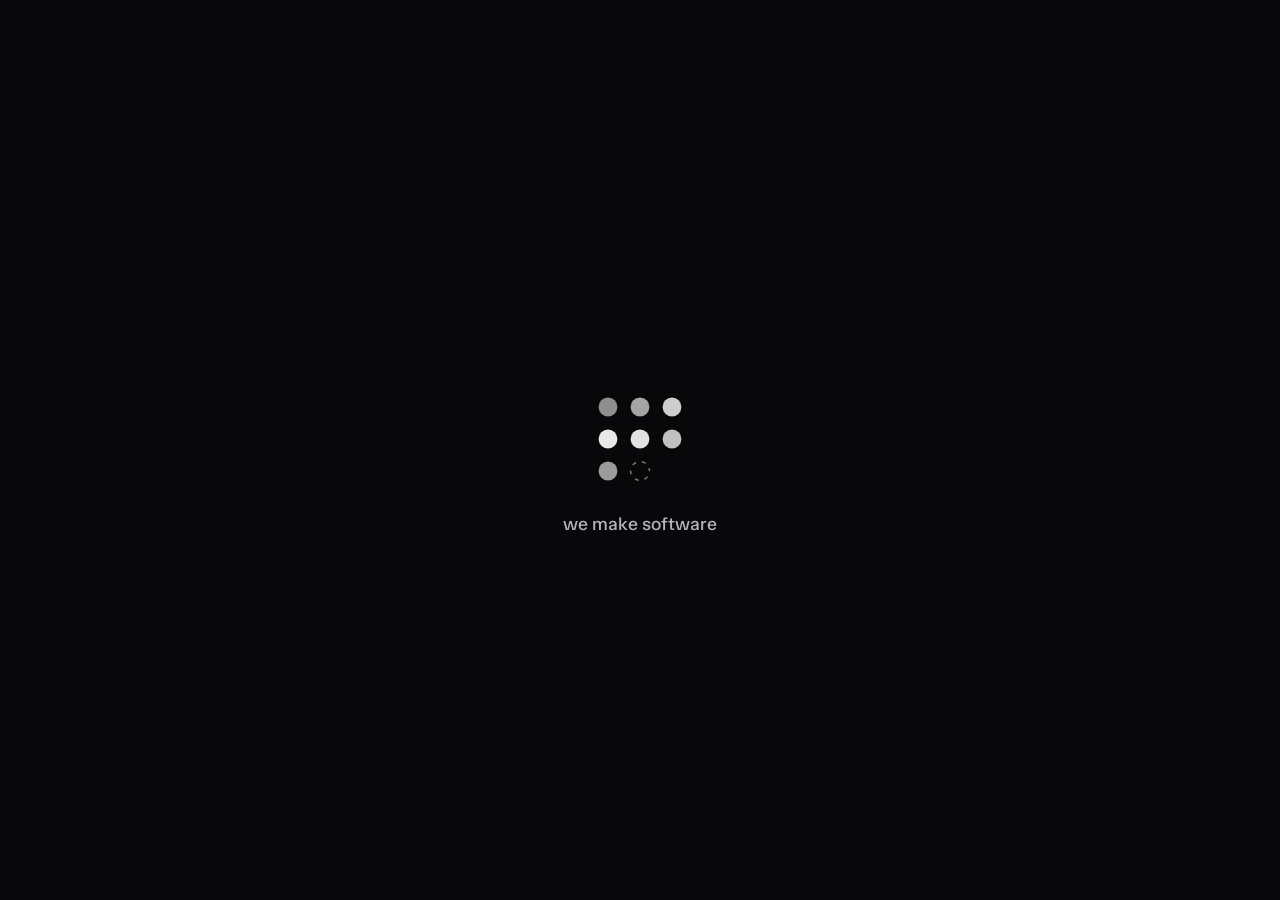
<file: index.html>
<!DOCTYPE html>
<html lang="en">
<head>
    <meta charset="UTF-8">
    <meta name="viewport" content="width=device-width, initial-scale=1.0">
    <title>Eight — we make software</title>
    <meta name="description" content="Eight is a small software studio in Bristol. Est. 2012. We make software.">
    <meta name="theme-color" content="#08080A">

    <link rel="icon" type="image/png" href="/favicon-96x96.png" sizes="96x96" />
    <link rel="icon" type="image/svg+xml" href="/favicon.svg" />
    <link rel="shortcut icon" href="/favicon.ico" />
    <link rel="apple-touch-icon" sizes="180x180" href="/apple-touch-icon.png" />
    <link rel="manifest" href="/site.webmanifest" />

    <!-- TASA Orbiter — display face for the tagline only -->
    <link rel="preconnect" href="https://fonts.googleapis.com">
    <link rel="preconnect" href="https://fonts.gstatic.com" crossorigin>
    <link href="https://fonts.googleapis.com/css2?family=TASA+Orbiter:wght@400..800&display=swap" rel="stylesheet">

    <style>
        /* ── Reset ── */
        *, *::before, *::after { margin: 0; padding: 0; box-sizing: border-box; }

        :root {
            --bg: #08080A;
            --fg: #EAEAEA;
            --fg-muted: #6E6E76;
            --fg-subtle: #3a3a3a;
            --mono: ui-monospace, 'SF Mono', 'Cascadia Mono', Menlo, Consolas, monospace;
        }

        html, body { height: 100%; }

        body {
            background: var(--bg);
            color: var(--fg);
            font-family: var(--mono);
            overflow: hidden;
            -webkit-font-smoothing: antialiased;
        }

        /* The visitor's cursor IS the eighth dot — hide the native one
           on precise pointers only. UI overlays restore it. */
        @media (pointer: fine) {
            body { cursor: none; }
            .consent, .consent * { cursor: auto; }
            .consent button { cursor: pointer; }
        }

        #stage {
            position: fixed;
            inset: 0;
            display: block;
            touch-action: none;
        }

        #stage:focus { outline: none; }
        #stage:focus-visible {
            outline: 1px dashed rgba(234, 234, 234, 0.35);
            outline-offset: -10px;
        }

        /* ── Stats line ── */
        .stats {
            position: fixed;
            left: 0;
            right: 0;
            bottom: 26px;
            text-align: center;
            font-size: 11px;
            letter-spacing: 0.18em;
            color: var(--fg-muted);
            opacity: 0;
            transition: opacity 0.9s ease;
            pointer-events: none;
            user-select: none;
        }
        .stats.visible { opacity: 1; }

        /* ── No-JS fallback ── */
        .noscript {
            position: fixed;
            inset: 0;
            display: flex;
            flex-direction: column;
            align-items: center;
            justify-content: center;
            gap: 28px;
            background: var(--bg);
        }
        .noscript svg { width: 64px; height: 64px; }
        .noscript p { font-size: 14px; letter-spacing: 0.08em; }

        /* ── Cookie consent ── */
        .consent {
            position: fixed;
            bottom: 20px;
            right: 20px;
            z-index: 200;
            max-width: 340px;
            opacity: 0;
            transform: translateY(12px);
            transition: opacity 0.5s ease, transform 0.5s ease;
        }
        .consent.visible { opacity: 1; transform: translateY(0); }
        .consent.hiding { opacity: 0; transform: translateY(8px); }

        .consent-inner {
            display: flex;
            flex-direction: column;
            gap: 16px;
            padding: 20px;
            background: rgba(15, 15, 17, 0.95);
            backdrop-filter: blur(20px);
            -webkit-backdrop-filter: blur(20px);
            border: 1px solid var(--fg-subtle);
        }
        .consent-text { font-size: 13px; color: var(--fg-muted); line-height: 1.5; }
        .consent-text strong { color: var(--fg); font-weight: 500; }
        .consent-actions { display: flex; gap: 10px; }
        .consent-btn {
            font-family: var(--mono);
            font-size: 12px;
            padding: 8px 16px;
            border: 1px solid var(--fg-subtle);
            background: transparent;
            color: var(--fg-muted);
            transition: border-color 0.3s ease, color 0.3s ease, background 0.3s ease;
        }
        .consent-btn:hover { border-color: var(--fg-muted); color: var(--fg); }
        .consent-btn--accept { border-color: var(--fg); color: var(--fg); }
        .consent-btn--accept:hover { background: var(--fg); color: var(--bg); }

        @media (max-width: 480px) {
            .consent { right: 12px; bottom: 12px; left: 12px; max-width: none; }
        }
    </style>
</head>

<body>

    <canvas id="stage" tabindex="0" role="button"
        aria-label="The Eight logo with one dot missing. Press Enter to place the eighth dot."></canvas>

    <p class="stats" id="stats">est 2012.&ensp;bristol.</p>

    <noscript>
        <div class="noscript">
            <svg viewBox="0 0 100 100" aria-label="Eight" role="img" xmlns="http://www.w3.org/2000/svg">
                <circle cx="16" cy="16" r="10" fill="#EAEAEA"/><circle cx="50" cy="16" r="10" fill="#EAEAEA"/>
                <circle cx="84" cy="16" r="10" fill="#EAEAEA"/><circle cx="16" cy="50" r="10" fill="#EAEAEA"/>
                <circle cx="50" cy="50" r="10" fill="#EAEAEA"/><circle cx="84" cy="50" r="10" fill="#EAEAEA"/>
                <circle cx="16" cy="84" r="10" fill="#EAEAEA"/><circle cx="50" cy="84" r="10" fill="#EAEAEA"/>
            </svg>
            <p>we make software</p>
        </div>
    </noscript>

    <script>
    (function () {
        'use strict';

        const canvas = document.getElementById('stage');
        const ctx = canvas.getContext('2d');
        const statsEl = document.getElementById('stats');

        const reduced = window.matchMedia('(prefers-reduced-motion: reduce)').matches;
        const coarse = window.matchMedia('(pointer: coarse)').matches;

        const FG = '#EAEAEA';
        const BG = '#08080A';
        const CYAN = 'rgba(0, 255, 255, 0.8)';
        const MAGENTA = 'rgba(255, 0, 255, 0.8)';
        const GREEN = '#3BFF71';
        const MONO = 'ui-monospace, "SF Mono", "Cascadia Mono", Menlo, Consolas, monospace';
        const DISPLAY = '"TASA Orbiter", "Avenir Next", "Segoe UI", sans-serif';
        const TAG_FG = '#B4B4BC';    // tagline sits between the dots (bright) and the stats line (dim)

        const MSG_MAIN = 'we make software';

        // ── The crash logs (green terminal, after the chaos peak) ──
        // A different one plays each time. Each ends on a reboot command —
        // no 'ok.': the boot log takes over, then the grid comes back in.
        const LOGS = [
            [
                { txt: 'panic: unexpected dot at position 8', pre: 0 },
                { txt: '', pre: 120 },
                { txt: '$ git blame', pre: 380 },
                { txt: 'fatal: it was you', pre: 260 },
                { txt: '', pre: 120 },
                { txt: '$ make it stop', pre: 520 },
                { txt: "make: *** no rule to make target 'stop'.", pre: 180 },
                { txt: '', pre: 120 },
                { txt: '$ reboot', pre: 640 }
            ],
            [
                { txt: 'segmentation fault (core dumped)', pre: 0 },
                { txt: '', pre: 120 },
                { txt: '$ reboot', pre: 420 },
                { txt: 'reboot: permission denied', pre: 220 },
                { txt: '', pre: 120 },
                { txt: '$ sudo reboot', pre: 520 },
                { txt: '[sudo] password for visitor:', pre: 200 },
                { txt: '········', pre: 380 }
            ],
            [
                { txt: 'error: dot 8 is not responding', pre: 0 },
                { txt: '', pre: 120 },
                { txt: 'force quit? [Y/n] y', pre: 520 },
                { txt: 'unsaved changes will be lost. continue? [Y/n] y', pre: 420 },
                { txt: 'really? [Y/n] Y', pre: 520 }
            ],
            [
                { txt: 'kernel panic: dot overflow at position 8', pre: 0 },
                { txt: '', pre: 120 },
                { txt: '$ reboot', pre: 380 },
                { txt: 'sh: reboot: command not found', pre: 200 },
                { txt: '', pre: 120 },
                { txt: '$ ls', pre: 460 },
                { txt: 'reboot.sh', pre: 180 },
                { txt: '', pre: 120 },
                { txt: '$ ./reboot.sh', pre: 460 }
            ]
        ];
        const CHAR_MS = 16;

        // ASCII boot banner — resolves out of static when the console comes up
        const BANNER = [
            '███████ ██  ██████ ██   ██ ████████',
            '██      ██ ██      ██   ██    ██',
            '█████   ██ ██  ███ ███████    ██',
            '██      ██ ██   ██ ██   ██    ██',
            '███████ ██  ██████ ██   ██    ██'
        ];

        // dmesg-style boot log — the reboot actually happening
        const BOOT = [
            '[    0.000000] eight/os v8.0.1',
            '[    0.000001] counting dots… 8/8 ok',
            '[    0.000002] grid integrity restored',
            '[    0.000003] lessons learned: 0',
            '[    0.000004] boot complete'
        ];

        function buildSched(log) {
            const lines = [];
            let t = 350;
            BANNER.forEach((row, i) => lines.push({ txt: row, start: t + i * 80, mode: 'banner' }));
            t += BANNER.length * 80 + 120;
            lines.push({ txt: 'eight/os v8.0.1 — /dev/tty8', start: t, mode: 'dump', dim: true });
            t += 140;
            lines.push({ txt: '', start: t, mode: 'dump' });
            t += 160;
            log.forEach(l => {
                t += l.pre;
                lines.push({ txt: l.txt, start: t, mode: 'type' });
                t += l.txt.length * CHAR_MS;
            });
            t += 450;
            lines.push({ txt: '', start: t, mode: 'dump' });
            BOOT.forEach(b => {
                t += 130;
                lines.push({ txt: b, start: t, mode: 'dump', dim: true });
            });
            lines.total = t + 800;
            return lines;
        }

        let sched = buildSched(LOGS[0]);
        let lastLogIdx = -1;

        // green fragments that bleed into the late peak
        const FRAGS = ['panic:', '0x0008', 'SIGSEGV', 'core dumped', 'at grid.js:8', '[FAILED]', 'oom: dot 8'];

        // ── Layout ──
        let W, H, DPR, S, R, CX, CY, TEXT_Y, FONT_PX, TAG_PX, SNAP;
        let slots = [];              // 9 grid positions; index 7 is the empty socket
        const SOCKET = 7;            // the eighth dot (bottom-middle). Nine stays empty — we're called Eight.

        function layout() {
            DPR = Math.min(window.devicePixelRatio || 1, 2);
            W = window.innerWidth;
            H = window.innerHeight;
            canvas.width = Math.round(W * DPR);
            canvas.height = Math.round(H * DPR);
            canvas.style.width = W + 'px';
            canvas.style.height = H + 'px';
            ctx.setTransform(DPR, 0, 0, DPR, 0, 0);

            S = Math.round(Math.min(32, Math.max(22, Math.min(W, H) * 0.0425)));
            R = S * (10 / 34);       // real logo proportions (r10 / 34u spacing)
            SNAP = Math.max(S * 0.9, 30);
            CX = Math.round(W / 2);
            CY = Math.round(H / 2 - S * 0.35);
            TEXT_Y = Math.round(CY + S + R + Math.max(44, S * 1.4));
            FONT_PX = Math.max(12, Math.round(S * 0.42));
            TAG_PX = Math.max(15, Math.round(S * 0.56));

            slots = [];
            for (let i = 0; i < 9; i++) {
                const col = i % 3, row = Math.floor(i / 3);
                slots.push({ x: CX + (col - 1) * S, y: CY + (row - 1) * S });
            }
        }

        // ── State ──
        // phase: idle | snapping | show | eject
        const state = {
            phase: 'idle',
            phaseT0: 0,
            snapFrom: null,
            ejectTo: null,       // null → fade out in place
            armed: true,         // guards against instant re-trigger while the pointer still sits in the socket
            completions: 0
        };

        const pointer = { x: -200, y: -200, seen: false, overUI: false, down: false };
        const dot = { x: -200, y: -200, alpha: 0, targetAlpha: 0 };

        // ── Show timeline (ms after snap) ──
        const T_PULSE = 650;
        const T_STILL = 1500;
        const T_BUILD_END = 4200;                       // level ramps 0→10
        const T_PEAK_END = 8600;                        // grid detonates, everything goes
        const T_TERM = T_PEAK_END;                      // hard cut to the green terminal
        const ASSEMBLE_STAG = 85, ASSEMBLE_DUR = 680;
        const TYPE_MS = 48;
        const T_REDUCED_END = 3200;

        // tail of the timeline depends on which crash log is playing
        const tl = { assemble: 0, assemEnd: 0, typeStart: 0, typeEnd: 0, showEnd: 0 };

        function computeTail() {
            tl.assemble = T_TERM + sched.total;          // dots fly back in
            tl.assemEnd = tl.assemble + ASSEMBLE_DUR + 7 * ASSEMBLE_STAG;
            tl.typeStart = tl.assemEnd + 200;
            tl.typeEnd = tl.typeStart + MSG_MAIN.length * TYPE_MS;
            tl.showEnd = tl.typeEnd + 500;
        }
        computeTail();

        const SCATTER = [
            [-3.2, -3.9], [0.7, -4.6], [3.6, -2.9],
            [-4.3, 1.1], [0, 0], [4.6, 0.7],
            [-2.9, 4.3], [2.1, 3.6]
        ];

        // ── Helpers ──
        const rand = n => Math.random() * n;
        const clamp01 = t => Math.max(0, Math.min(1, t));
        const easeOutCubic = t => 1 - Math.pow(1 - t, 3);
        const easeInQuad = t => t * t;
        const easeInOutCubic = t => t < 0.5 ? 4 * t * t * t : 1 - Math.pow(-2 * t + 2, 3) / 2;
        const easeOutBack = t => { const c = 1.70158; return 1 + (c + 1) * Math.pow(t - 1, 3) + c * Math.pow(t - 1, 2); };
        const dist = (ax, ay, bx, by) => Math.hypot(ax - bx, ay - by);

        // Self-copy a slice of the canvas (source coords are device px).
        function slice(sx, sy, sw, sh, dx, dy) {
            sw = Math.max(1, sw); sh = Math.max(1, sh);
            sy = Math.max(0, Math.min(H - sh, sy));
            ctx.drawImage(canvas, sx * DPR, sy * DPR, sw * DPR, sh * DPR, dx, dy, sw, sh);
        }

        function setFont(px, weight) {
            ctx.font = (weight || 500) + ' ' + (px || FONT_PX) + 'px ' + MONO;
            try { ctx.letterSpacing = ((px || FONT_PX) * 0.08).toFixed(1) + 'px'; } catch (e) { /* older engines */ }
        }

        function setDisplayFont(px, weight) {
            ctx.font = (weight || 500) + ' ' + px + 'px ' + DISPLAY;
            try { ctx.letterSpacing = '0px'; } catch (e) { /* older engines */ }
        }

        function scrambleText(str) {
            const GLYPHS = '01<>/\\#*{}!?';
            const chars = str.split('');
            const n = 1 + Math.floor(rand(3));
            for (let i = 0; i < n; i++) {
                const p = Math.floor(rand(chars.length));
                if (chars[p] !== ' ') chars[p] = GLYPHS[Math.floor(rand(GLYPHS.length))];
            }
            return chars.join('');
        }

        function drawDot(x, y, radius, alpha) {
            ctx.globalAlpha = alpha;
            ctx.beginPath();
            ctx.arc(x, y, radius, 0, Math.PI * 2);
            ctx.fillStyle = FG;
            ctx.fill();
            ctx.globalAlpha = 1;
        }

        function drawAberratedDot(x, y, radius, level) {
            const off = Math.min(14, level * 1.2);
            ctx.globalAlpha = 0.7;
            ctx.beginPath(); ctx.arc(x - off, y, radius, 0, Math.PI * 2); ctx.fillStyle = CYAN; ctx.fill();
            ctx.beginPath(); ctx.arc(x + off, y, radius, 0, Math.PI * 2); ctx.fillStyle = MAGENTA; ctx.fill();
            ctx.globalAlpha = 1;
        }

        // ── Ghost socket (the dotted outline waiting for dot #8) ──
        let dashOffset = 0;

        function drawSocket(now, proximity) {
            const slot = slots[SOCKET];
            let alpha = 0.5 + proximity * 0.4;
            let radius = R;

            if (coarse && !reduced) {
                // gentle invitation pulse on touch devices
                const p = 0.5 + 0.5 * Math.sin(now / 1200 * Math.PI * 2);
                alpha = 0.42 + 0.2 * p;
                radius = R * (1 + 0.05 * p);
            }

            ctx.save();
            ctx.strokeStyle = 'rgba(234, 234, 234, ' + alpha.toFixed(3) + ')';
            ctx.lineWidth = 1.5;
            ctx.setLineDash([4, 6]);
            ctx.lineDashOffset = dashOffset;
            ctx.beginPath();
            ctx.arc(slot.x, slot.y, radius, 0, Math.PI * 2);
            ctx.stroke();
            ctx.restore();
        }

        // ── Tagline ──
        function drawText(text, level, opts) {
            opts = opts || {};
            setDisplayFont(TAG_PX, 500);
            ctx.textBaseline = 'middle';

            let display = (level > 6 && Math.random() < 0.3) ? scrambleText(text) : text;

            const fullW = ctx.measureText(opts.anchor || display).width;
            const x0 = CX - fullW / 2;
            ctx.textAlign = 'left';

            if (level > 0 && Math.random() < 0.12 * level) {
                const i = level * 1.6;
                ctx.fillStyle = CYAN;
                ctx.fillText(display, x0 + (Math.random() - 0.5) * i, TEXT_Y + (Math.random() - 0.5) * i);
                ctx.fillStyle = MAGENTA;
                ctx.fillText(display, x0 + (Math.random() - 0.5) * i, TEXT_Y + (Math.random() - 0.5) * i);
            }

            ctx.fillStyle = TAG_FG;
            ctx.fillText(display, x0, TEXT_Y);

            if (opts.caret) {
                const w = ctx.measureText(display).width;
                const on = opts.caretBlink ? (Math.floor(performance.now() / 500) % 2 === 0) : true;
                if (on) ctx.fillRect(x0 + w + TAG_PX * 0.15, TEXT_Y - TAG_PX * 0.55, TAG_PX * 0.5, TAG_PX * 1.1);
            }
        }

        // ── Build-phase glitches ──
        function fxScanline(level) {
            if (Math.random() < 0.06 * level) {
                const y = rand(H), h = 1 + rand(10);
                slice(0, y, W, h, (Math.random() - 0.5) * 12 * level, y);
            }
        }

        function fxVJump(level) {
            if (Math.random() < 0.02 * level) {
                slice(0, 0, W, H, 0, (Math.random() - 0.5) * level * 2);
            }
        }

        function fxNoise(level, chance) {
            // monochrome interference patches — no random RGB confetti
            if (level > 5 && Math.random() < chance) {
                const n = 3 + Math.floor(rand(8));
                for (let i = 0; i < n; i++) {
                    const g = 30 + Math.floor(rand(80));
                    ctx.fillStyle = 'rgba(' + g + ',' + g + ',' + (g + 6) + ',0.8)';
                    ctx.fillRect(rand(W), rand(H), 14 + rand(60), 6 + rand(34));
                }
            }
        }

        // ── Dot rain — the sky rains dots, not Matrix glyphs ──
        let rain = [];

        function updateRain(spawnRate, dtMs) {
            for (let i = 0; i < spawnRate; i++) {
                if (rain.length < 120 && Math.random() < 0.8) {
                    rain.push({
                        x: rand(W), y: -10,
                        v: 260 + rand(520),
                        r: 1.5 + rand(3),
                        a: 0.25 + rand(0.55)
                    });
                }
            }
            rain = rain.filter(p => (p.y += p.v * dtMs / 1000) < H + 12);
            rain.forEach(p => drawDot(p.x, p.y, p.r, p.a));
        }

        // ── Chaos peak: the grid detonates ──
        const chaos = { on: false, dots: [], rollV: 0 };

        function initChaos() {
            chaos.on = true;
            chaos.rollV = 0;
            chaos.dots = [];
            for (let i = 0; i < 8; i++) {
                const sl = slots[i];
                const ang = Math.atan2(sl.y - CY, sl.x - CX) + (Math.random() - 0.5) * 0.8;
                const sp = 200 + rand(480);
                chaos.dots.push({ x: sl.x, y: sl.y, vx: Math.cos(ang) * sp, vy: Math.sin(ang) * sp, r: R, main: true });
            }
            for (let i = 0; i < 36; i++) {
                const ang = rand(Math.PI * 2), sp = 260 + rand(700);
                chaos.dots.push({ x: CX, y: CY, vx: Math.cos(ang) * sp, vy: Math.sin(ang) * sp, r: 1.5 + rand(5), main: false });
            }
        }

        function renderPeak(t, dtMs) {
            const p = clamp01((t - T_BUILD_END) / (T_PEAK_END - T_BUILD_END));
            const dt = dtMs / 1000;
            const level = 10 + p * 6;

            if (!chaos.on) initChaos();

            // trail
            ctx.fillStyle = 'rgba(8, 8, 10, 0.22)';
            ctx.fillRect(0, 0, W, H);

            ctx.save();
            const shake = 4 + p * 12;
            ctx.translate((Math.random() - 0.5) * shake, (Math.random() - 0.5) * shake);

            // detonation shockwave (first 500ms of peak)
            if (t - T_BUILD_END < 500) {
                const q = (t - T_BUILD_END) / 500;
                ctx.globalAlpha = (1 - q) * 0.7;
                ctx.strokeStyle = FG;
                ctx.lineWidth = 2;
                ctx.beginPath();
                ctx.arc(CX, CY, easeOutCubic(q) * Math.max(W, H) * 0.5, 0, Math.PI * 2);
                ctx.stroke();
                ctx.globalAlpha = 1;
            }

            // loose dots with physics
            chaos.dots.forEach(d => {
                d.x += d.vx * dt; d.y += d.vy * dt;
                if ((d.x < d.r && d.vx < 0) || (d.x > W - d.r && d.vx > 0)) d.vx *= -0.92;
                if ((d.y < d.r && d.vy < 0) || (d.y > H - d.r && d.vy > 0)) d.vy *= -0.92;
                if (Math.random() < 0.06) { d.vx += (Math.random() - 0.5) * 600; d.vy += (Math.random() - 0.5) * 600; }
                const rr = d.r * (0.7 + Math.random() * 0.8);
                if (d.main && Math.random() < 0.5) drawAberratedDot(d.x, d.y, rr, level);
                drawDot(d.x, d.y, rr, d.main ? 1 : 0.4 + Math.random() * 0.5);
            });

            // tagline, badly
            drawText(MSG_MAIN, level);

            // tagline echoes stamped everywhere
            if (Math.random() < 0.3 + p * 0.55) {
                const n = 1 + Math.floor(rand(4));
                for (let i = 0; i < n; i++) {
                    setDisplayFont(TAG_PX * (1 + rand(3)), 600);
                    const cols = [FG, CYAN, MAGENTA];
                    ctx.fillStyle = cols[Math.floor(rand(3))];
                    ctx.globalAlpha = 0.2 + rand(0.5);
                    ctx.fillText(scrambleText(MSG_MAIN), rand(W * 0.8), rand(H));
                }
                ctx.globalAlpha = 1;
            }

            // the terminal starts leaking through near the end
            if (p > 0.7 && Math.random() < 0.35) {
                setFont(Math.max(12, FONT_PX), 500);
                ctx.fillStyle = GREEN;
                ctx.globalAlpha = 0.3 + rand(0.45);
                ctx.fillText(FRAGS[Math.floor(rand(FRAGS.length))], rand(W * 0.85), rand(H));
                ctx.globalAlpha = 1;
            }

            ctx.restore();

            // feedback warp: the frame eats itself
            if (Math.random() < 0.3) {
                ctx.save();
                ctx.translate(CX, CY);
                ctx.rotate((Math.random() - 0.5) * 0.06 * p);
                const sc = 1 + (Math.random() - 0.5) * 0.06 * p;
                ctx.scale(sc, sc);
                ctx.translate(-CX, -CY);
                ctx.globalAlpha = 0.8;
                ctx.drawImage(canvas, 0, 0, canvas.width, canvas.height, 0, 0, W, H);
                ctx.restore();
                ctx.globalAlpha = 1;
            }

            // slice storm
            if (p > 0.1 && Math.random() < 0.85) {
                const bands = 6 + Math.floor(p * 18);
                const bh = H / bands;
                for (let i = 0; i < bands; i++) {
                    if (Math.random() < 0.7) slice(0, i * bh, W, bh, (Math.random() - 0.5) * (10 + p * 80), i * bh);
                }
            }

            // vertical roll (V-hold failure)
            if (Math.random() < 0.08 * p) chaos.rollV = (Math.random() - 0.5) * 1400;
            chaos.rollV *= 0.94;
            if (Math.abs(chaos.rollV) > 40) {
                slice(0, 0, W, H, 0, chaos.rollV * dt * 8);
            }

            // band inversion flickers (partial-screen, kept brief)
            if (Math.random() < 0.15 * p) {
                ctx.save();
                ctx.globalCompositeOperation = 'difference';
                ctx.fillStyle = '#fff';
                ctx.fillRect(0, rand(H), W, 6 + rand(50));
                ctx.restore();
            }

            fxNoise(level, 0.5);
            updateRain(2 + Math.floor(p * 3), dtMs);
        }

        // ── Green terminal (framed crash console) ──
        function renderTerminal(tt, staticFull) {
            ctx.fillStyle = '#040604';
            ctx.fillRect(0, 0, W, H);

            let f = Math.max(13, FONT_PX);
            if (W < 480) f = 11;
            setFont(f, 500);
            try { ctx.letterSpacing = '0px'; } catch (e) {}
            const lh = Math.round(f * 1.6);
            const pad = Math.round(f * 1.4);

            let maxW = 0;
            for (const L of sched) maxW = Math.max(maxW, ctx.measureText(L.txt).width);

            const visRows = Math.min(15, Math.max(8, Math.floor((H - 120) / lh)));
            const fw = Math.min(W - 24, maxW + pad * 2);
            const fh = visRows * lh + pad * 2;
            const fx = Math.max(12, CX - fw / 2);
            const fy = Math.max(36, CY - fh / 2);

            // how hard the console is still fighting to appear
            const glitchP = staticFull ? 0 : Math.max(0, 1 - tt / 550);

            // frame + title
            if (staticFull || tt > 120) {
                const flicker = (glitchP > 0 && Math.random() < glitchP * 0.5) ? 0.15 : 1;
                ctx.strokeStyle = 'rgba(59, 255, 113, ' + (0.45 * flicker).toFixed(3) + ')';
                ctx.lineWidth = 1;
                ctx.strokeRect(fx, fy, fw, fh);

                const title = ' eight — /dev/tty8 ';
                const tw = ctx.measureText(title).width;
                ctx.textAlign = 'left';
                ctx.textBaseline = 'middle';
                ctx.fillStyle = '#040604';
                ctx.fillRect(fx + 14, fy - f * 0.6, tw, f * 1.2);
                ctx.fillStyle = GREEN;
                ctx.globalAlpha = 0.75 * flicker;
                ctx.fillText(title, fx + 14, fy);
                ctx.globalAlpha = 1;
            }

            // content — clipped to the frame, scrolls up like a real console
            const started = staticFull ? sched.slice() : sched.filter(L => tt >= L.start);
            const scroll = Math.max(0, started.length - visRows) * lh;

            ctx.save();
            ctx.beginPath();
            const clipTop = Math.ceil(f * 0.7);   // keep scrolling content clear of the title chip
            ctx.rect(fx + 1, fy + clipTop, fw - 2, fh - clipTop - 1);
            ctx.clip();

            ctx.textAlign = 'left';
            ctx.textBaseline = 'middle';
            ctx.shadowColor = GREEN;
            ctx.shadowBlur = 7;

            const x0 = fx + pad;
            let cursorX = x0, cursorY = fy + pad + lh / 2, cursorOK = false, typing = false;

            started.forEach((L, i) => {
                const y = fy + pad + i * lh - scroll + lh / 2;
                let text = L.txt;
                if (!staticFull && L.mode === 'type') {
                    const n = Math.floor((tt - L.start) / CHAR_MS);
                    text = L.txt.slice(0, Math.max(0, Math.min(L.txt.length, n)));
                    if (n < L.txt.length) typing = true;
                } else if (!staticFull && L.mode === 'banner' && tt < L.start + 70) {
                    // the banner resolves out of static
                    const SH = '█▓▒░';
                    text = L.txt.split('').map(c => c === ' ' ? ' ' : SH[Math.floor(rand(4))]).join('');
                }
                ctx.fillStyle = GREEN;
                ctx.globalAlpha = L.dim ? 0.55 : (L.txt.charAt(0) === '$' ? 1 : 0.88);
                if (text) ctx.fillText(text, x0, y);
                if (L.mode !== 'banner') {
                    cursorX = x0 + ctx.measureText(text).width;
                    cursorY = y;
                    cursorOK = true;
                }
            });
            ctx.shadowBlur = 0;
            ctx.globalAlpha = 1;

            // block cursor: solid while typing, blinking while thinking
            if (cursorOK && (staticFull || typing || Math.floor(tt / 400) % 2 === 0)) {
                ctx.fillStyle = GREEN;
                ctx.fillRect(cursorX + f * 0.2, cursorY - f * 0.55, f * 0.55, f * 1.1);
            }
            ctx.restore();

            // CRT dressing: scanlines + vignette
            ctx.fillStyle = 'rgba(0, 0, 0, 0.18)';
            for (let y = 0; y < H; y += 3) ctx.fillRect(0, y, W, 1);

            const vg = ctx.createRadialGradient(CX, CY, Math.min(W, H) * 0.3, CX, CY, Math.max(W, H) * 0.75);
            vg.addColorStop(0, 'rgba(0,0,0,0)');
            vg.addColorStop(1, 'rgba(0,0,0,0.55)');
            ctx.fillStyle = vg;
            ctx.fillRect(0, 0, W, H);

            // glitch-in: green interference while the console claws its way up
            if (glitchP > 0) {
                const n = Math.ceil(glitchP * 8);
                for (let i = 0; i < n; i++) {
                    const y = rand(H), h = 2 + rand(18);
                    slice(0, y, W, h, (Math.random() - 0.5) * 90 * glitchP, y);
                }
                for (let i = 0; i < n; i++) {
                    ctx.fillStyle = 'rgba(59, 255, 113, ' + (rand(0.22) * glitchP).toFixed(3) + ')';
                    ctx.fillRect(0, rand(H), W, 1 + rand(3));
                }
                if (Math.random() < glitchP * 0.4) {
                    slice(0, 0, W, H, 0, (Math.random() - 0.5) * 30 * glitchP);
                }
            } else if (!staticFull && Math.random() < 0.06) {
                const y = rand(H);
                slice(0, y, W, 2 + rand(6), (Math.random() - 0.5) * 8, y);
            }
        }

        // ── Phase transitions ──
        function beginSnap(fromX, fromY) {
            state.phase = 'snapping';
            state.phaseT0 = performance.now();
            state.snapFrom = { x: fromX, y: fromY };
            canvas.setAttribute('aria-label', 'Eighth dot placed. Enjoy the show.');
        }

        function beginShow() {
            state.phase = 'show';
            state.phaseT0 = performance.now();
            state.completions++;
            rain = [];
            chaos.on = false;

            // a different crash log each time, never the same one twice running
            let idx = Math.floor(rand(LOGS.length));
            if (idx === lastLogIdx) idx = (idx + 1) % LOGS.length;
            lastLogIdx = idx;
            sched = buildSched(LOGS[idx]);
            computeTail();

            if (window.gtag) window.gtag('event', 'eighth_dot_placed', { crash_log: idx });
        }

        function beginEject() {
            state.phase = 'eject';
            state.phaseT0 = performance.now();
            state.ejectTo = (!coarse && pointer.seen && !pointer.overUI)
                ? { x: pointer.x, y: pointer.y }
                : null;
            canvas.setAttribute('aria-label',
                'The Eight logo with one dot missing. Press Enter to place the eighth dot.');
        }

        function backToIdle() {
            state.phase = 'idle';
            state.phaseT0 = performance.now();
            state.armed = false;
            dot.alpha = (!coarse && pointer.seen) ? 1 : 0;
            dot.x = pointer.x; dot.y = pointer.y;
        }

        // ── Render: idle ──
        function renderIdle(now, dtMs) {
            ctx.fillStyle = BG;
            ctx.fillRect(0, 0, W, H);

            const slot = slots[SOCKET];

            // cursor dot follows the pointer
            if (!coarse && pointer.seen && !pointer.overUI) {
                const k = reduced ? 1 : Math.min(1, dtMs * 0.018);
                dot.x += (pointer.x - dot.x) * k;
                dot.y += (pointer.y - dot.y) * k;
                dot.targetAlpha = 1;
            } else if (!pointer.down) {
                dot.targetAlpha = 0;
            }
            dot.alpha += (dot.targetAlpha - dot.alpha) * Math.min(1, dtMs * 0.012);

            const dNear = dist(dot.x, dot.y, slot.x, slot.y);
            const proximity = dot.alpha > 0.5 ? clamp01(1 - dNear / (S * 3)) : 0;

            dashOffset -= (1 + proximity * 3) * dtMs * 0.012;

            // residents
            for (let i = 0; i < 7; i++) {
                const lean = residentLean(i);
                drawDot(slots[i].x + lean[0], slots[i].y + lean[1], R, residentAlpha(i, now));
            }

            drawSocket(now, proximity);
            drawText(MSG_MAIN, 0);

            if (dot.alpha > 0.01) drawDot(dot.x, dot.y, R, dot.alpha);

            // completion: the dot reaches the socket
            if (!state.armed && (dNear > Math.max(S * 1.5, 50) || dot.alpha < 0.3)) state.armed = true;
            if (state.armed && dot.alpha > 0.5 && dNear < SNAP) {
                beginSnap(dot.x, dot.y);
            }
        }

        function residentAlpha(i, now) {
            if (reduced) return 1;
            return 1 - 0.4 * (0.5 + 0.5 * Math.sin(now / 6000 * Math.PI * 2 + i * 0.9));
        }

        function residentLean(i) {
            if (reduced || !pointer.seen) return [0, 0];
            const s = slots[i];
            const d = dist(pointer.x, pointer.y, s.x, s.y);
            if (d > 200 || d < 1) return [0, 0];
            const k = 2.5 * (1 - d / 200);
            return [(pointer.x - s.x) / d * k, (pointer.y - s.y) / d * k];
        }

        // ── Render: snapping (320ms magnetic click into place) ──
        function renderSnap(now) {
            const slot = slots[SOCKET];
            const t = clamp01((now - state.phaseT0) / (reduced ? 1 : 320));
            const e = easeOutBack(t);

            ctx.fillStyle = BG;
            ctx.fillRect(0, 0, W, H);

            for (let i = 0; i < 7; i++) drawDot(slots[i].x, slots[i].y, R, residentAlpha(i, now));
            drawSocket(now, 1);
            drawText(MSG_MAIN, 0);

            const x = state.snapFrom.x + (slot.x - state.snapFrom.x) * e;
            const y = state.snapFrom.y + (slot.y - state.snapFrom.y) * e;
            drawDot(x, y, R, 1);

            if (t >= 1) beginShow();
        }

        // ── Render: the show ──
        function renderShow(now, dtMs) {
            const t = now - state.phaseT0;

            if (reduced) { renderShowReduced(t); return; }

            statsEl.classList.toggle('visible', t < T_STILL || t > tl.assemEnd);

            // ---- Act V: the crash log ----
            if (t >= T_TERM && t < tl.assemble) {
                renderTerminal(t - T_TERM, false);
                return;
            }

            // ---- Act VI: reboot — reassembly, then the tagline again ----
            if (t >= tl.assemble) {
                ctx.fillStyle = BG;
                ctx.fillRect(0, 0, W, H);

                for (let i = 0; i < 8; i++) {
                    const st = tl.assemble + i * ASSEMBLE_STAG;
                    const p = clamp01((t - st) / ASSEMBLE_DUR);
                    if (p <= 0) continue;
                    const e = easeOutCubic(p);
                    const x = slots[i].x + SCATTER[i][0] * S * (1 - e);
                    const y = slots[i].y + SCATTER[i][1] * S * (1 - e);
                    drawDot(x, y, R * (0.35 + 0.65 * e), p);
                }

                if (t > tl.typeStart) {
                    const n = Math.floor((t - tl.typeStart) / TYPE_MS);
                    const done = n >= MSG_MAIN.length;
                    drawText(MSG_MAIN.slice(0, Math.min(MSG_MAIN.length, n)), 0,
                        { caret: !done, anchor: MSG_MAIN });
                }

                if (t >= tl.showEnd) beginEject();
                return;
            }

            // ---- Act IV: peak — total detonation ----
            if (t >= T_BUILD_END) {
                renderPeak(t, dtMs);
                return;
            }

            // ---- Acts I–III: pulse → stillness → build-up ----
            let level = 0, shake = 0;
            if (t >= T_STILL) {
                const p = easeInQuad((t - T_STILL) / (T_BUILD_END - T_STILL));
                level = 10 * p;
                shake = 4 * p;
            }

            ctx.fillStyle = BG;
            ctx.fillRect(0, 0, W, H);

            ctx.save();
            if (shake > 0.2) ctx.translate((Math.random() - 0.5) * shake, (Math.random() - 0.5) * shake);

            for (let i = 0; i < 8; i++) {
                let x = slots[i].x, y = slots[i].y, a = 1, radius = R;

                if (t < T_PULSE) {
                    // completion pulse ripples out from the socket
                    const d = dist(slots[i].x, slots[i].y, slots[SOCKET].x, slots[SOCKET].y);
                    const delay = d / (3 * S) * 260;
                    const p = clamp01((t - delay) / 420);
                    radius = R * (1 + 0.18 * Math.sin(p * Math.PI));
                } else if (t < T_STILL) {
                    // uneasy stillness: one dot flickers
                    if (i === 2 && ((t > 1150 && t < 1230) || (t > 1330 && t < 1400))) a = 0.15;
                } else {
                    if (Math.random() < 0.1 * level) {
                        x += (Math.random() - 0.5) * Math.min(16, level * 4);
                        y += (Math.random() - 0.5) * Math.min(16, level * 4);
                    }
                    if (Math.random() < 0.05 * level) drawAberratedDot(x, y, radius, level);
                }
                drawDot(x, y, radius, a);
            }

            // pulse ripple ring
            if (t < T_PULSE) {
                const p = t / T_PULSE;
                ctx.globalAlpha = (1 - p) * 0.5;
                ctx.strokeStyle = FG;
                ctx.lineWidth = 1.5;
                ctx.beginPath();
                ctx.arc(slots[SOCKET].x, slots[SOCKET].y, R + easeOutCubic(p) * S * 2.2, 0, Math.PI * 2);
                ctx.stroke();
                ctx.globalAlpha = 1;
            }

            drawText(MSG_MAIN, level);
            ctx.restore();

            if (level > 0) {
                fxScanline(level);
                fxVJump(level);
                fxNoise(level, 0.12);
                updateRain(level > 6 ? 1 : 0, dtMs);
            }
        }

        // ── Render: reduced-motion show (no flashing, no shake — just the log) ──
        function renderShowReduced(t) {
            if (t >= 400 && t < 2700) {
                renderTerminal(0, true);
            } else {
                ctx.fillStyle = BG;
                ctx.fillRect(0, 0, W, H);
                for (let i = 0; i < 8; i++) drawDot(slots[i].x, slots[i].y, R, 1);
                drawText(MSG_MAIN, 0);
            }
            if (t >= T_REDUCED_END) beginEject();
        }

        // ── Render: eject (dot #8 returns to the visitor) ──
        function renderEject(now) {
            const t = clamp01((now - state.phaseT0) / (reduced ? 1 : 480));
            const slot = slots[SOCKET];

            ctx.fillStyle = BG;
            ctx.fillRect(0, 0, W, H);

            for (let i = 0; i < 7; i++) drawDot(slots[i].x, slots[i].y, R, residentAlpha(i, now));
            ctx.globalAlpha = t;
            drawSocket(now, 0);
            ctx.globalAlpha = 1;
            drawText(MSG_MAIN, 0);

            if (state.ejectTo) {
                const e = easeInOutCubic(t);
                drawDot(slot.x + (state.ejectTo.x - slot.x) * e,
                        slot.y + (state.ejectTo.y - slot.y) * e, R, 1);
            } else {
                drawDot(slot.x, slot.y, R, 1 - t);
            }

            if (t >= 1) backToIdle();
        }

        // ── Main loop ──
        let last = performance.now();

        function tick(now) {
            const dtMs = Math.min(50, now - last);
            last = now;

            if (state.phase === 'idle') renderIdle(now, dtMs);
            else if (state.phase === 'snapping') renderSnap(now);
            else if (state.phase === 'show') renderShow(now, dtMs);
            else if (state.phase === 'eject') renderEject(now);

            requestAnimationFrame(tick);
        }

        // ── Input ──
        window.addEventListener('pointermove', (e) => {
            pointer.x = e.clientX;
            pointer.y = e.clientY;
            pointer.seen = true;
            if (coarse && pointer.down && state.phase === 'idle') {
                dot.x = e.clientX; dot.y = e.clientY;
                dot.alpha = 1; dot.targetAlpha = 1;
            }
        }, { passive: true });

        canvas.addEventListener('pointerdown', (e) => {
            if (state.phase !== 'idle') return;
            pointer.down = true;
            pointer.x = e.clientX; pointer.y = e.clientY; pointer.seen = true;
            if (coarse) {
                const slot = slots[SOCKET];
                if (dist(e.clientX, e.clientY, slot.x, slot.y) < SNAP) {
                    beginSnap(e.clientX, e.clientY);
                } else {
                    dot.x = e.clientX; dot.y = e.clientY;
                    dot.alpha = 1; dot.targetAlpha = 1;
                }
            }
        });

        window.addEventListener('pointerup', () => {
            pointer.down = false;
            if (coarse && state.phase === 'idle' && dot.alpha > 0.5) {
                const slot = slots[SOCKET];
                if (dist(dot.x, dot.y, slot.x, slot.y) < SNAP) {
                    beginSnap(dot.x, dot.y);
                } else {
                    dot.targetAlpha = 0;
                }
            }
        });

        document.addEventListener('mouseleave', () => { pointer.seen = false; });

        canvas.addEventListener('keydown', (e) => {
            if ((e.key === 'Enter' || e.key === ' ') && state.phase === 'idle') {
                e.preventDefault();
                const slot = slots[SOCKET];
                beginSnap(slot.x + S * 4, slot.y + S * 2.5);
            }
        });

        // the custom cursor yields to real UI (consent banner)
        document.addEventListener('pointerover', (e) => {
            pointer.overUI = !!(e.target.closest && e.target.closest('.consent'));
        });

        window.addEventListener('resize', layout);

        // ── Start ──
        layout();
        if (document.fonts && document.fonts.load) {
            document.fonts.load('500 ' + TAG_PX + 'px "TASA Orbiter"');
            document.fonts.load('600 ' + TAG_PX + 'px "TASA Orbiter"');
        }
        requestAnimationFrame(tick);
        setTimeout(() => statsEl.classList.add('visible'), 1600);
    })();
    </script>

    <!-- Cookie Consent -->
    <div class="consent" id="consent" role="dialog" aria-label="Cookie consent" aria-describedby="consentDesc">
        <div class="consent-inner">
            <p class="consent-text" id="consentDesc">
                <strong>Want to be tracked by Google?</strong> That's all we use — Google Analytics. Nothing else.
            </p>
            <div class="consent-actions">
                <button class="consent-btn" id="consentDecline">Rather not</button>
                <button class="consent-btn consent-btn--accept" id="consentAccept">Sure, go ahead</button>
            </div>
        </div>
    </div>

    <script>
        // ── Cookie Consent & Conditional GA ──
        (function() {
            var GA_ID = 'G-QGQHJ9SM6G';
            var CONSENT_KEY = 'eight-analytics';
            var consent = localStorage.getItem(CONSENT_KEY);

            function loadGA() {
                if (document.querySelector('script[src*="googletagmanager"]')) return;
                var s = document.createElement('script');
                s.async = true;
                s.src = 'https://www.googletagmanager.com/gtag/js?id=' + GA_ID;
                document.head.appendChild(s);
                window.dataLayer = window.dataLayer || [];
                function gtag(){dataLayer.push(arguments);}
                window.gtag = gtag;
                gtag('js', new Date());
                gtag('config', GA_ID);
            }

            function dismissBanner() {
                var el = document.getElementById('consent');
                el.classList.add('hiding');
                el.addEventListener('transitionend', function() {
                    el.remove();
                }, { once: true });
            }

            if (consent === 'yes') {
                loadGA();
                var el = document.getElementById('consent');
                if (el) el.remove();
                return;
            }
            if (consent === 'no') {
                var el = document.getElementById('consent');
                if (el) el.remove();
                return;
            }

            setTimeout(function() {
                var el = document.getElementById('consent');
                if (el) el.classList.add('visible');
            }, 1500);

            document.getElementById('consentAccept').addEventListener('click', function() {
                localStorage.setItem(CONSENT_KEY, 'yes');
                loadGA();
                dismissBanner();
            });

            document.getElementById('consentDecline').addEventListener('click', function() {
                localStorage.setItem(CONSENT_KEY, 'no');
                dismissBanner();
            });
        })();
    </script>

</body>
</html>
</file>
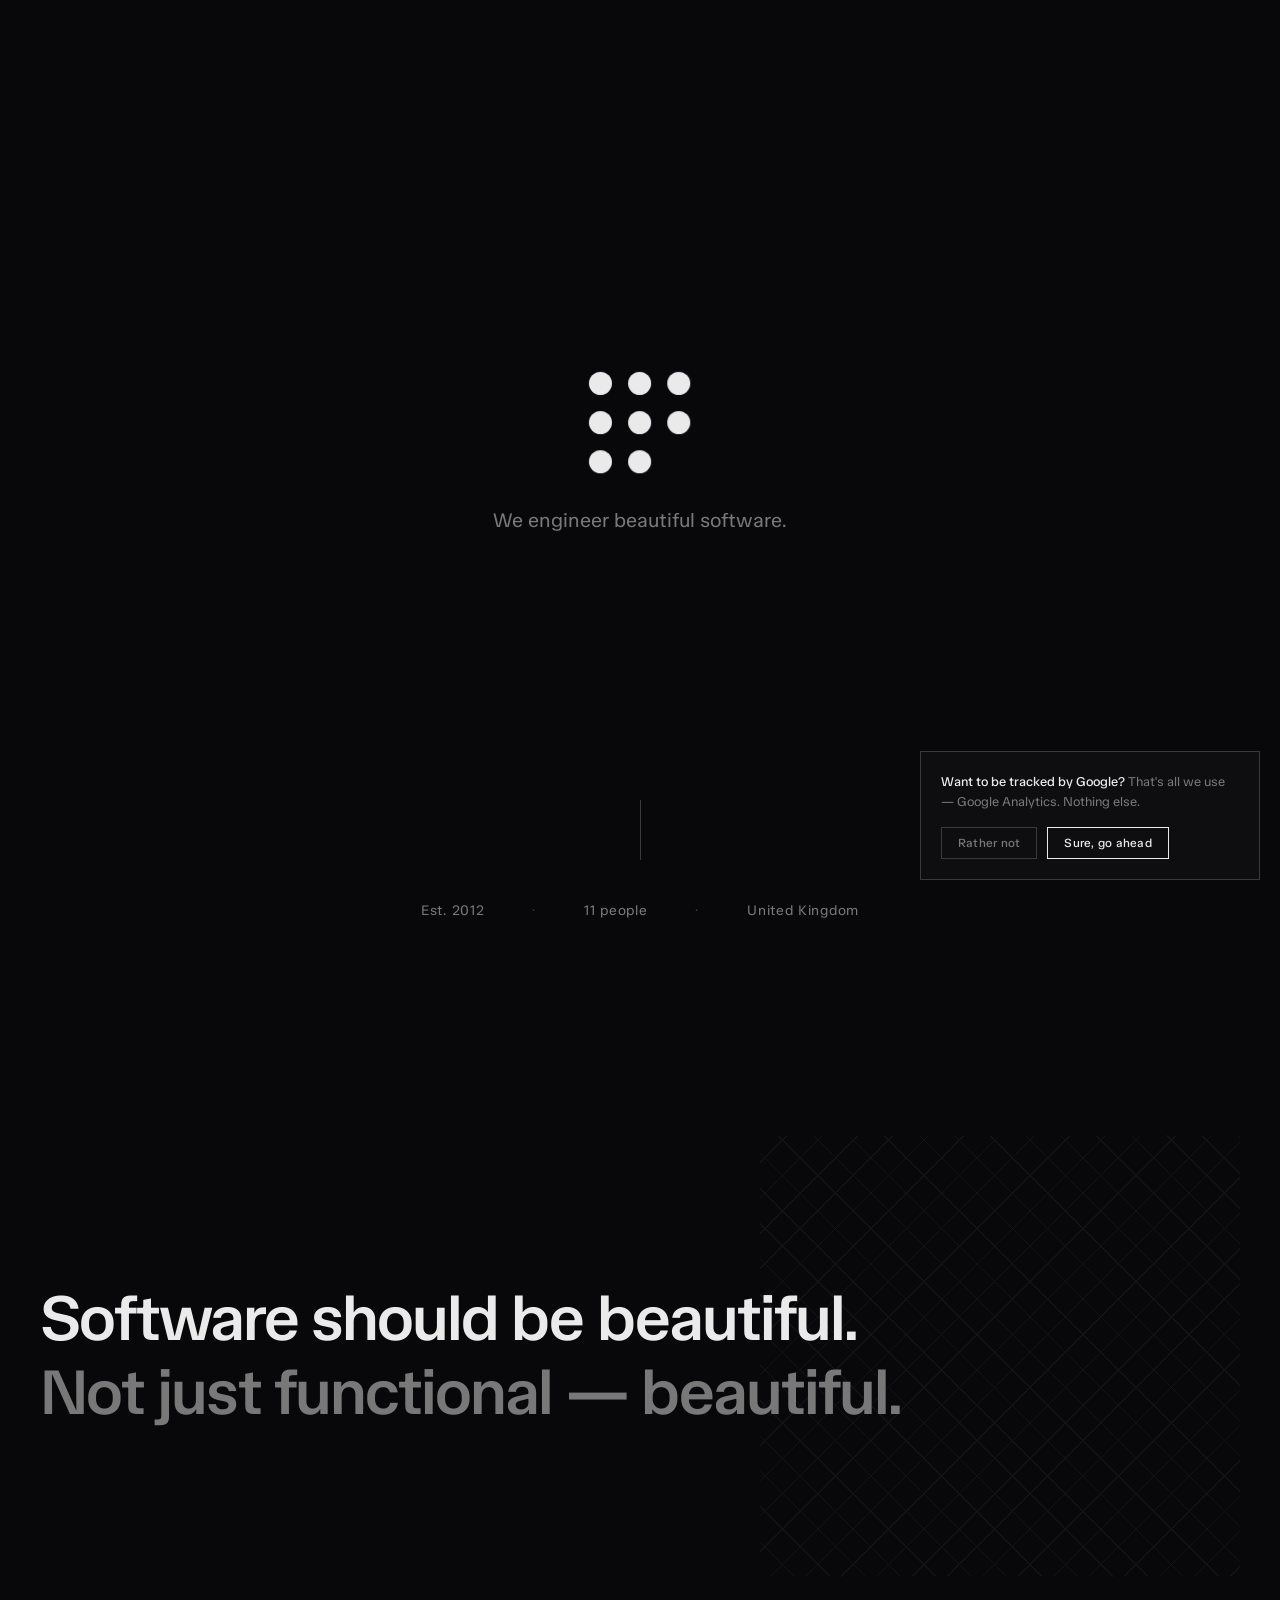
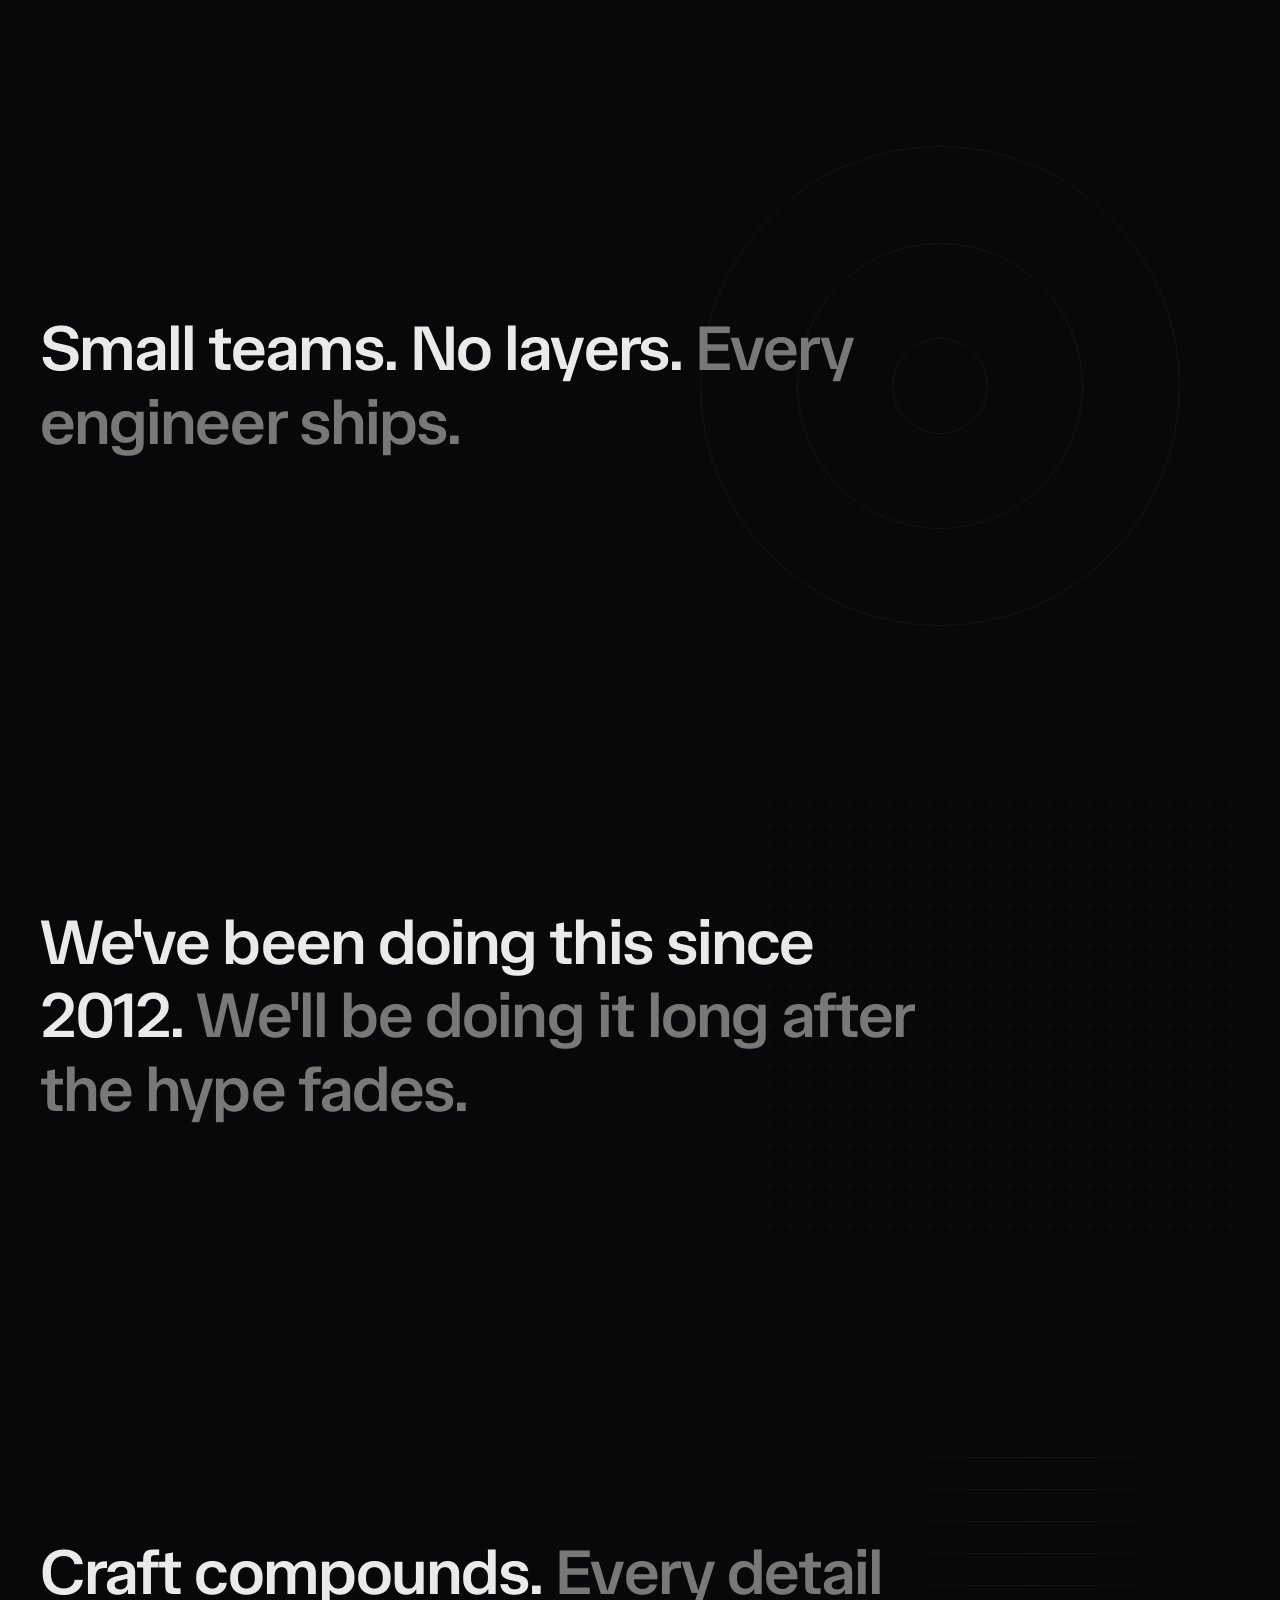
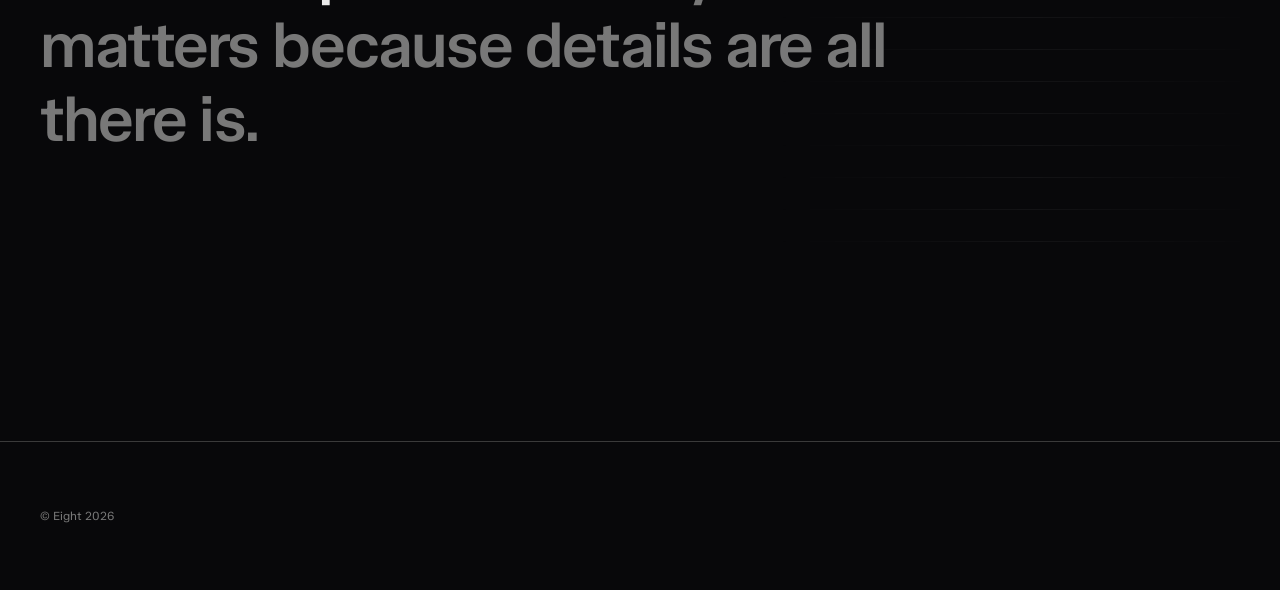
<file: docs/archive/2026-03-manifesto-index.html>
<!DOCTYPE html>
<html lang="en">
<head>
    <meta charset="UTF-8">
    <meta name="viewport" content="width=device-width, initial-scale=1.0">
    <title>Eight — Software Engineering</title>
    <meta name="description" content="Eight. Software engineering since 2012.">
    <meta name="theme-color" content="#08080A">

    <link rel="icon" type="image/png" href="/favicon-96x96.png" sizes="96x96" />
    <link rel="icon" type="image/svg+xml" href="/favicon.svg" />
    <link rel="shortcut icon" href="/favicon.ico" />
    <link rel="apple-touch-icon" sizes="180x180" href="/apple-touch-icon.png" />
    <link rel="manifest" href="/site.webmanifest" />

    <!-- Google Fonts: TASA Orbiter (variable, 400-800) -->
    <link rel="preconnect" href="https://fonts.googleapis.com">
    <link rel="preconnect" href="https://fonts.gstatic.com" crossorigin>
    <link rel="preload" as="style" href="https://fonts.googleapis.com/css2?family=TASA+Orbiter:wght@400..800&display=swap">
    <link href="https://fonts.googleapis.com/css2?family=TASA+Orbiter:wght@400..800&display=swap" rel="stylesheet">

    <style>
        /* ── CSS Reset ── */
        *, *::before, *::after {
            margin: 0;
            padding: 0;
            box-sizing: border-box;
        }

        /* ── Custom Properties ── */
        :root {
            /* Base palette */
            --bg: #08080A;
            --fg: #EAEAEA;
            --fg-muted: #787878;
            --fg-subtle: #3a3a3a;

            /* Font stacks */
            --font-display: 'TASA Orbiter', sans-serif;
            --font-body: 'TASA Orbiter', sans-serif;

            /* Easing curves */
            --ease-out: cubic-bezier(0.16, 1, 0.3, 1);
            --ease-in-out: cubic-bezier(0.65, 0, 0.35, 1);
        }

        /* ── HTML ── */
        html {
            scroll-behavior: smooth;
        }

        /* ── Body ── */
        body {
            font-family: var(--font-body);
            background-color: var(--bg);
            color: var(--fg);
            -webkit-font-smoothing: antialiased;
            -moz-osx-font-smoothing: grayscale;
            overflow-x: hidden;
            line-height: 1.5;
        }

        /* ── Scrollbar ── */
        ::-webkit-scrollbar { width: 6px; }
        ::-webkit-scrollbar-track { background: var(--bg); }
        ::-webkit-scrollbar-thumb { background: var(--fg-subtle); border-radius: 3px; }
        ::-webkit-scrollbar-thumb:hover { background: var(--fg-muted); }

        /* ── Selection ── */
        ::selection {
            background: var(--fg);
            color: var(--bg);
        }

        /* ── Link Reset ── */
        a {
            color: inherit;
            text-decoration: none;
        }

        /* ── Container ── */
        .container {
            max-width: 1320px;
            margin: 0 auto;
            padding: 0 40px;
        }

        @media (max-width: 768px) {
            .container { padding: 0 20px; }
        }

        /* ── Keyframes ── */
        @keyframes fadeUp {
            from { opacity: 0; transform: translateY(15px); }
            to { opacity: 1; transform: translateY(0); }
        }

        @keyframes scrollLine {
            from { height: 0; }
            to { height: 60px; }
        }

        @keyframes fadeIn {
            from { opacity: 0; }
            to { opacity: 1; }
        }

        /* ── Hero ── */
        .hero {
            min-height: 100vh;
            display: flex;
            flex-direction: column;
            justify-content: center;
            align-items: center;
            text-align: center;
            overflow: hidden;
            position: relative;
        }

        .hero-title {
            font-size: 0;
            line-height: 0;
            display: flex;
            align-items: center;
            justify-content: center;
        }

        /* ── Hero Logo (Dot Grid) ── */
        .hero-logo {
            width: clamp(52px, 9vw, 120px);
            height: auto;
            display: block;
        }

        .hero-logo .dot {
            fill: var(--fg);
            opacity: 0;
            transform-origin: center;
            transform-box: fill-box;
        }

        /* Constellation Snap: each dot flies in from a unique scattered position */
        .hero-logo #dot-1 { animation: dotSnap1 0.7s var(--ease-out) 0.3s forwards, dotBreathe 6s var(--ease-in-out) 2.5s infinite; }
        .hero-logo #dot-2 { animation: dotSnap2 0.7s var(--ease-out) 0.38s forwards, dotBreathe 6s var(--ease-in-out) 3.0s infinite; }
        .hero-logo #dot-3 { animation: dotSnap3 0.7s var(--ease-out) 0.46s forwards, dotBreathe 6s var(--ease-in-out) 3.5s infinite; }
        .hero-logo #dot-4 { animation: dotSnap4 0.7s var(--ease-out) 0.54s forwards, dotBreathe 6s var(--ease-in-out) 3.0s infinite; }
        .hero-logo #dot-5 { animation: dotSnap5 0.7s var(--ease-out) 0.62s forwards, dotBreathe 6s var(--ease-in-out) 3.5s infinite; }
        .hero-logo #dot-6 { animation: dotSnap6 0.7s var(--ease-out) 0.70s forwards, dotBreathe 6s var(--ease-in-out) 4.0s infinite; }
        .hero-logo #dot-7 { animation: dotSnap7 0.7s var(--ease-out) 0.78s forwards, dotBreathe 6s var(--ease-in-out) 3.5s infinite; }
        .hero-logo #dot-8 { animation: dotSnap8 0.7s var(--ease-out) 0.86s forwards, dotBreathe 6s var(--ease-in-out) 4.0s infinite; }

        /* Scatter origins — dots converge from all directions */
        @keyframes dotSnap1 {
            from { opacity: 0; transform: translate(-180%, -220%) scale(0.4); }
            to   { opacity: 1; transform: translate(0, 0) scale(1); }
        }
        @keyframes dotSnap2 {
            from { opacity: 0; transform: translate(40%, -280%) scale(0.4); }
            to   { opacity: 1; transform: translate(0, 0) scale(1); }
        }
        @keyframes dotSnap3 {
            from { opacity: 0; transform: translate(200%, -160%) scale(0.4); }
            to   { opacity: 1; transform: translate(0, 0) scale(1); }
        }
        @keyframes dotSnap4 {
            from { opacity: 0; transform: translate(-240%, 60%) scale(0.4); }
            to   { opacity: 1; transform: translate(0, 0) scale(1); }
        }
        @keyframes dotSnap5 {
            from { opacity: 0; transform: translate(0, 0) scale(0); }
            to   { opacity: 1; transform: translate(0, 0) scale(1); }
        }
        @keyframes dotSnap6 {
            from { opacity: 0; transform: translate(260%, 40%) scale(0.4); }
            to   { opacity: 1; transform: translate(0, 0) scale(1); }
        }
        @keyframes dotSnap7 {
            from { opacity: 0; transform: translate(-160%, 240%) scale(0.4); }
            to   { opacity: 1; transform: translate(0, 0) scale(1); }
        }
        @keyframes dotSnap8 {
            from { opacity: 0; transform: translate(120%, 200%) scale(0.4); }
            to   { opacity: 1; transform: translate(0, 0) scale(1); }
        }

        /* Breathing: diagonal luminance wave */
        @keyframes dotBreathe {
            0%, 100% { opacity: 1; }
            50%      { opacity: 0.45; }
        }

        .hero-tagline {
            font-family: var(--font-body);
            font-size: clamp(16px, 2vw, 20px);
            color: var(--fg-muted);
            margin-top: 24px;
            opacity: 0;
            animation: fadeUp 0.8s var(--ease-out) 1.6s forwards;
        }

        .hero-scroll-line {
            position: absolute;
            bottom: 40px;
            left: 50%;
            transform: translateX(-50%);
            width: 1px;
            background: var(--fg-subtle);
            height: 0;
            animation: scrollLine 1.2s var(--ease-out) 2.2s forwards;
        }

        /* ── Stats Ribbon ── */
        .stats {
            padding: 0 0 40px;
            opacity: 0;
            animation: fadeUp 0.8s var(--ease-out) 2.4s forwards;
        }

        .stats-inner {
            display: flex;
            justify-content: center;
            gap: 48px;
            font-size: 14px;
            color: var(--fg-muted);
            letter-spacing: 0.05em;
        }

        .stats-divider {
            color: var(--fg-subtle);
            user-select: none;
        }

        @media (max-width: 520px) {
            .stats-inner {
                flex-direction: column;
                align-items: center;
                gap: 8px;
            }
            .stats-divider { display: none; }
        }

        /* ── Beliefs Section ── */
        .beliefs {
            padding: 80px 0 0;
        }

        .belief {
            min-height: 70vh;
            display: flex;
            align-items: center;
            position: relative;
            overflow: hidden;
        }

        .belief-text {
            font-family: var(--font-display);
            font-size: clamp(28px, 5vw, 64px);
            font-weight: 600;
            letter-spacing: -0.03em;
            line-height: 1.15;
            max-width: 900px;
            position: relative;
            z-index: 1;
        }

        .belief-text em {
            font-style: normal;
            color: var(--fg-muted);
        }

        /* ── Belief Visual Motifs ── */
        .belief-visual {
            position: absolute;
            right: -5%;
            top: 50%;
            transform: translateY(-50%);
            width: 45%;
            height: 70%;
            opacity: 0;
            pointer-events: none;
            transition: opacity 1.2s var(--ease-out);
        }

        .belief.visible .belief-visual {
            opacity: 0.05;
        }

        /* Weave — intersecting fine diagonal lines */
        .visual-weave {
            background:
                repeating-linear-gradient(
                    45deg,
                    transparent,
                    transparent 24px,
                    var(--fg) 24px,
                    var(--fg) 25px
                ),
                repeating-linear-gradient(
                    -45deg,
                    transparent,
                    transparent 24px,
                    var(--fg) 24px,
                    var(--fg) 25px
                );
        }

        /* Pulse — concentric expanding circles */
        .visual-pulse {
            border-radius: 50%;
            width: 40%;
            aspect-ratio: 1;
            height: auto;
            right: 5%;
            border: 1px solid var(--fg);
        }

        .visual-pulse::before {
            content: '';
            position: absolute;
            inset: 20%;
            border-radius: 50%;
            border: 1px solid var(--fg);
        }

        .visual-pulse::after {
            content: '';
            position: absolute;
            inset: 40%;
            border-radius: 50%;
            border: 1px solid var(--fg);
        }

        /* Lattice — fine dot grid */
        .visual-lattice {
            background-image: radial-gradient(circle 1.5px at center, var(--fg) 100%, transparent 100%);
            background-size: 20px 20px;
        }

        /* Shift — horizontal gradient bands */
        .visual-shift {
            background: repeating-linear-gradient(
                180deg,
                var(--fg) 0px,
                var(--fg) 1px,
                transparent 1px,
                transparent 32px
            );
            mask-image: linear-gradient(90deg, transparent 0%, rgba(255,255,255,0.5) 30%, white 50%, rgba(255,255,255,0.5) 70%, transparent 100%);
            -webkit-mask-image: linear-gradient(90deg, transparent 0%, rgba(255,255,255,0.5) 30%, white 50%, rgba(255,255,255,0.5) 70%, transparent 100%);
        }

        @media (max-width: 768px) {
            .belief-visual {
                display: none;
            }
            .belief {
                min-height: 50vh;
            }
        }

        /* ── Scroll Reveal ── */
        .reveal {
            opacity: 0;
            transform: translateY(24px);
            transition: opacity 0.7s var(--ease-out), transform 0.7s var(--ease-out);
        }

        .reveal.visible {
            opacity: 1;
            transform: translateY(0);
        }

        /* Staggered reveal for beliefs */
        .belief.reveal {
            transition-duration: 0.9s;
        }

        /* ── Footer ── */
        footer {
            padding: 64px 0;
            border-top: 1px solid var(--fg-subtle);
            margin-top: 80px;
        }

        .footer-inner {
            text-align: left;
        }

        .footer-quiet {
            font-size: 12px;
            color: var(--fg-muted);
            line-height: 1.7;
        }

        /* ── Cookie Consent ── */
        .consent {
            position: fixed;
            bottom: 20px;
            right: 20px;
            z-index: 200;
            max-width: 340px;
            opacity: 0;
            transform: translateY(12px);
            transition: opacity 0.5s var(--ease-out), transform 0.5s var(--ease-out);
        }

        .consent.visible {
            opacity: 1;
            transform: translateY(0);
        }

        .consent.hiding {
            opacity: 0;
            transform: translateY(8px);
            transition: opacity 0.3s var(--ease-in-out), transform 0.3s var(--ease-in-out);
        }

        .consent-inner {
            display: flex;
            flex-direction: column;
            gap: 16px;
            padding: 20px;
            background: rgba(15, 15, 17, 0.95);
            backdrop-filter: blur(20px);
            -webkit-backdrop-filter: blur(20px);
            border: 1px solid var(--fg-subtle);
        }

        .consent-text {
            font-size: 13px;
            color: var(--fg-muted);
            line-height: 1.5;
        }

        .consent-text strong {
            color: var(--fg);
            font-weight: 500;
        }

        .consent-actions {
            display: flex;
            gap: 10px;
        }

        .consent-btn {
            font-family: var(--font-body);
            font-size: 12px;
            font-weight: 500;
            letter-spacing: 0.02em;
            padding: 8px 16px;
            border: 1px solid var(--fg-subtle);
            background: transparent;
            color: var(--fg-muted);
            cursor: pointer;
            transition: border-color 0.3s var(--ease-out), color 0.3s var(--ease-out), background 0.3s var(--ease-out);
        }

        .consent-btn:hover {
            border-color: var(--fg-muted);
            color: var(--fg);
        }

        .consent-btn--accept {
            border-color: var(--fg);
            color: var(--fg);
        }

        .consent-btn--accept:hover {
            background: var(--fg);
            color: var(--bg);
        }

        @media (max-width: 480px) {
            .consent {
                right: 12px;
                bottom: 12px;
                left: 12px;
                max-width: none;
            }
        }

        /* ── Reduced Motion ── */
        @media (prefers-reduced-motion: reduce) {
            *, *::before, *::after {
                animation-duration: 0.01ms !important;
                animation-iteration-count: 1 !important;
                transition-duration: 0.01ms !important;
            }
            html { scroll-behavior: auto; }
            .reveal {
                opacity: 1;
                transform: none;
            }
            .hero-logo .dot {
                opacity: 1 !important;
                transform: none !important;
            }
            .hero-tagline {
                opacity: 1;
            }
            .hero-scroll-line {
                height: 60px;
            }
            .stats {
                opacity: 1;
            }
            .belief-visual {
                opacity: 0.05 !important;
            }
        }
    </style>
</head>

<body>

    <!-- Main Content -->
    <main>
        <section class="hero" id="hero">
            <h1 class="hero-title">
                <svg class="hero-logo" viewBox="0 0 100 100" aria-label="Eight" role="img" xmlns="http://www.w3.org/2000/svg">
                    <title>Eight</title>
                    <circle class="dot dot-r1 dot-c1" id="dot-1" cx="16" cy="16" r="10"/>
                    <circle class="dot dot-r1 dot-c2" id="dot-2" cx="50" cy="16" r="10"/>
                    <circle class="dot dot-r1 dot-c3" id="dot-3" cx="84" cy="16" r="10"/>
                    <circle class="dot dot-r2 dot-c1" id="dot-4" cx="16" cy="50" r="10"/>
                    <circle class="dot dot-r2 dot-c2" id="dot-5" cx="50" cy="50" r="10"/>
                    <circle class="dot dot-r2 dot-c3" id="dot-6" cx="84" cy="50" r="10"/>
                    <circle class="dot dot-r3 dot-c1" id="dot-7" cx="16" cy="84" r="10"/>
                    <circle class="dot dot-r3 dot-c2" id="dot-8" cx="50" cy="84" r="10"/>
                </svg>
            </h1>
            <p class="hero-tagline">We engineer beautiful software.</p>
            <div class="hero-scroll-line"></div>
        </section>

        <section class="stats">
            <div class="container">
                <div class="stats-inner">
                    <span>Est. 2012</span>
                    <span class="stats-divider" aria-hidden="true">&middot;</span>
                    <span>11 people</span>
                    <span class="stats-divider" aria-hidden="true">&middot;</span>
                    <span>United Kingdom</span>
                </div>
            </div>
        </section>

        <section class="beliefs">
            <div class="container">
                <div class="belief reveal">
                    <div class="belief-visual visual-weave"></div>
                    <p class="belief-text">Software should be beautiful. <em>Not just functional — beautiful.</em></p>
                </div>
                <div class="belief reveal">
                    <div class="belief-visual visual-pulse"></div>
                    <p class="belief-text">Small teams. No layers. <em>Every engineer ships.</em></p>
                </div>
                <div class="belief reveal">
                    <div class="belief-visual visual-lattice"></div>
                    <p class="belief-text">We've been doing this since 2012. <em>We'll be doing it long after the hype fades.</em></p>
                </div>
                <div class="belief reveal">
                    <div class="belief-visual visual-shift"></div>
                    <p class="belief-text">Craft compounds. <em>Every detail matters because details are all there is.</em></p>
                </div>
            </div>
        </section>
    </main>

    <!-- Footer -->
    <footer>
        <div class="container">
            <div class="footer-inner">
                <p class="footer-quiet">&copy; Eight 2026</p>
            </div>
        </div>
    </footer>

    <script>
        // ── Scroll Reveal (IntersectionObserver) ──
        const observer = new IntersectionObserver((entries) => {
            entries.forEach((entry) => {
                if (entry.isIntersecting) {
                    entry.target.classList.add('visible');
                    observer.unobserve(entry.target);
                }
            });
        }, { threshold: 0.08, rootMargin: '0px 0px -30px 0px' });

        document.querySelectorAll('.reveal').forEach((el) => {
            observer.observe(el);
        });
    </script>

    <!-- Cookie Consent -->
    <div class="consent" id="consent" role="dialog" aria-label="Cookie consent" aria-describedby="consentDesc">
        <div class="consent-inner">
            <p class="consent-text" id="consentDesc">
                <strong>Want to be tracked by Google?</strong> That's all we use — Google Analytics. Nothing else.
            </p>
            <div class="consent-actions">
                <button class="consent-btn" id="consentDecline">Rather not</button>
                <button class="consent-btn consent-btn--accept" id="consentAccept">Sure, go ahead</button>
            </div>
        </div>
    </div>

    <script>
        // ── Cookie Consent & Conditional GA ──
        (function() {
            var GA_ID = 'G-QGQHJ9SM6G';
            var CONSENT_KEY = 'eight-analytics';
            var consent = localStorage.getItem(CONSENT_KEY);

            function loadGA() {
                if (document.querySelector('script[src*="googletagmanager"]')) return;
                var s = document.createElement('script');
                s.async = true;
                s.src = 'https://www.googletagmanager.com/gtag/js?id=' + GA_ID;
                document.head.appendChild(s);
                window.dataLayer = window.dataLayer || [];
                function gtag(){dataLayer.push(arguments);}
                window.gtag = gtag;
                gtag('js', new Date());
                gtag('config', GA_ID);
            }

            function dismissBanner() {
                var el = document.getElementById('consent');
                el.classList.add('hiding');
                el.addEventListener('transitionend', function() {
                    el.remove();
                }, { once: true });
            }

            // Already made a choice
            if (consent === 'yes') {
                loadGA();
                var el = document.getElementById('consent');
                if (el) el.remove();
                return;
            }
            if (consent === 'no') {
                var el = document.getElementById('consent');
                if (el) el.remove();
                return;
            }

            // Show banner after a short delay
            setTimeout(function() {
                var el = document.getElementById('consent');
                if (el) el.classList.add('visible');
            }, 1500);

            document.getElementById('consentAccept').addEventListener('click', function() {
                localStorage.setItem(CONSENT_KEY, 'yes');
                loadGA();
                dismissBanner();
            });

            document.getElementById('consentDecline').addEventListener('click', function() {
                localStorage.setItem(CONSENT_KEY, 'no');
                dismissBanner();
            });
        })();
    </script>

</body>
</html>
</file>
